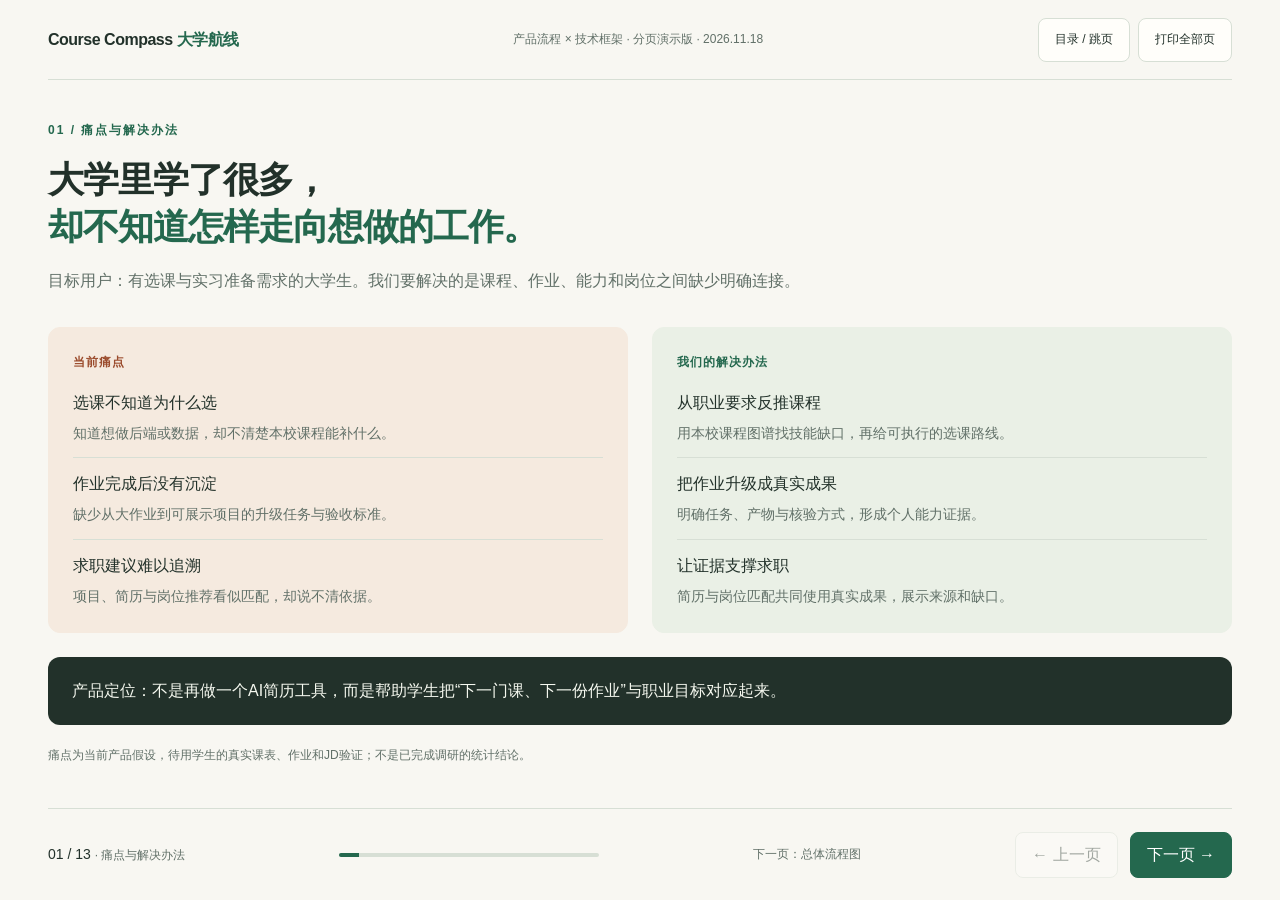
<file: index.html>
<!doctype html>
<html lang="zh-CN"><head><meta charset="utf-8"><meta name="viewport" content="width=device-width,initial-scale=1"><title>大学航线｜产品流程与技术框架</title><style>
:root{--bg:#f8f7f2;--paper:#fffefa;--ink:#22312a;--muted:#617068;--line:#d7dfd5;--accent:#24684e;--soft:#eaf0e6;--warm:#f5eadf;--orange:#9b4c2d}*{box-sizing:border-box}html{scroll-behavior:smooth}body{margin:0;background:var(--bg);color:var(--ink);font:16px/1.75 'Manrope','Microsoft YaHei',sans-serif}button,select{font:inherit}button,a,select{touch-action:manipulation}button,select{cursor:pointer}button:focus-visible,a:focus-visible,select:focus-visible{outline:3px solid var(--accent);outline-offset:4px}button{background:var(--paper);color:var(--ink);border:1px solid var(--line);border-radius:8px;padding:8px 16px;min-height:44px}button:hover{background:var(--soft)}button:disabled{cursor:default;opacity:.4}a{color:var(--accent);text-underline-offset:4px}.shell{max-width:1280px;margin:auto;padding:0 48px}.top{height:80px;display:flex;justify-content:space-between;align-items:center;gap:24px;border-bottom:1px solid var(--line)}.brand{font-size:16px;font-weight:600;letter-spacing:-.5px}.brand span{color:var(--accent)}.top-meta{font-size:12px;color:var(--muted)}.top-actions{display:flex;gap:8px}.top-actions button{font-size:12px}.page{padding:40px 0 32px;min-height:calc(100svh - 172px)}.page[hidden]{display:none}.kicker{font-size:12px;letter-spacing:2px;color:var(--accent);font-weight:600;margin-bottom:16px}h1,h2{font-size:36px;line-height:1.3;font-weight:600;letter-spacing:-1px;margin:0 0 16px}h1 span{color:var(--accent)}.subtitle{font-size:16px;color:var(--muted);max-width:920px;margin:0 0 32px}h3{font-size:20px;font-weight:600;line-height:1.5;margin:0 0 12px}p{margin:0 0 12px}p:last-child{margin-bottom:0}.pill{font-size:12px;display:inline-block;background:var(--soft);padding:4px 12px;border-radius:6px}.two{display:grid;grid-template-columns:1fr 1fr;gap:24px}.panel{padding:24px;border:1px solid var(--line);background:var(--paper);border-radius:12px;min-width:0}.panel.accent{background:var(--soft);border-color:var(--soft)}.panel.warm{background:var(--warm);border-color:var(--warm)}.label{font-size:12px;color:var(--accent);font-weight:600;letter-spacing:1px;margin-bottom:16px}.warm .label{color:var(--orange)}.points{list-style:none;padding:0;margin:0}.points li{padding:12px 0;border-bottom:1px solid var(--line);font-size:14px}.points li:last-child{border-bottom:0;padding-bottom:0}.points li:first-child{padding-top:0}.points strong{font-size:16px;font-weight:500;display:block;margin-bottom:4px}.points span{color:var(--muted)}.statement{margin-top:24px;padding:20px 24px;background:var(--ink);color:#f5f8ef;border-radius:12px;font-size:16px}.small{font-size:12px;color:var(--muted)}.footnote{font-size:12px;color:var(--muted);margin-top:20px}.four{display:grid;grid-template-columns:1fr 1fr;gap:20px}.card{padding:24px;background:var(--paper);border:1px solid var(--line);border-radius:12px;min-width:0}.card .label{margin-bottom:12px}.card p{font-size:14px}.card ul{padding-left:20px;font-size:14px;margin:0}.card li{margin:6px 0}.boundary{padding:16px 20px;margin-top:20px;border-radius:8px;background:var(--warm);font-size:12px;color:#754d36}.handoff{display:flex;align-items:center;gap:12px;margin-top:24px;padding:16px 20px;background:var(--soft);border-radius:8px;font-size:14px;flex-wrap:wrap}.handoff span{font-size:12px;color:var(--muted)}.handoff b{font-weight:500}.handoff i{font-style:normal;color:var(--accent)}.nav{display:flex;align-items:center;gap:24px;justify-content:space-between;min-height:92px;border-top:1px solid var(--line)}.nav-group{display:flex;align-items:center;gap:12px}.primary{background:var(--accent);border-color:var(--accent);color:white}.primary:hover{background:#194d39}.counter{font-size:14px;white-space:nowrap}.counter span{color:var(--muted);font-size:12px}.progress{flex:1;height:4px;border-radius:4px;background:var(--line);max-width:260px;overflow:hidden}.progress span{display:block;height:100%;background:var(--accent);transform-origin:left;transition:transform .3s cubic-bezier(.22,1,.36,1)}.next-label{font-size:12px;color:var(--muted);max-width:240px}.foundation{display:grid;grid-template-columns:1fr auto 1fr;gap:16px;align-items:center;padding:16px 20px;border-radius:8px;background:var(--soft);font-size:14px;margin-bottom:20px}.foundation b{font-weight:600}.foundation small{display:block;font-size:12px;color:var(--muted)}.flow-stage{font-size:12px;color:var(--muted);margin:12px 0}.flow-row{display:grid;grid-template-columns:repeat(4,minmax(0,1fr));gap:24px}.flow-node{position:relative;text-align:left;padding:16px;background:var(--paper);border:1px solid var(--line);border-radius:8px;min-height:116px}.flow-node .number{font-size:12px;color:var(--accent);display:block;margin-bottom:8px}.flow-node strong{display:block;font-size:16px;font-weight:600}.flow-node small{font-size:12px;color:var(--muted);display:block;margin-top:4px}.flow-node:not(:last-child):after{content:'→';position:absolute;right:-21px;top:40px;color:var(--accent)}.flow-join{padding:12px;font-size:12px;color:var(--accent);text-align:center}.flow-feedback{padding:16px 20px;border:1px solid var(--line);border-radius:8px;font-size:12px;margin-top:20px;color:var(--muted)}.flow-feedback strong{color:var(--accent)}.mini-chain{display:flex;align-items:center;gap:8px;flex-wrap:wrap;font-size:14px;margin:16px 0}.mini-chain b{font-weight:500;padding:8px 12px;border-radius:6px;background:var(--soft)}.mini-chain i{font-style:normal;color:var(--accent)}.summary-grid{display:grid;grid-template-columns:repeat(3,1fr);gap:20px}.summary-card{padding:24px;border-radius:12px;background:var(--paper);border:1px solid var(--line)}.summary-card .num{font-size:30px;line-height:1;color:var(--accent);margin-bottom:16px}.summary-card p{font-size:14px}.references{display:flex;flex-wrap:wrap;gap:8px 16px;font-size:12px;margin-top:20px}.references a{color:var(--muted)}dialog{border:1px solid var(--line);border-radius:16px;padding:32px;background:var(--bg);color:var(--ink);width:min(720px,calc(100% - 32px));max-height:85svh;overflow:auto}dialog::backdrop{background:#172b2377;backdrop-filter:blur(6px)}.dialog-top{display:flex;justify-content:space-between;align-items:center;margin-bottom:24px}.dialog-top h2{font-size:24px;margin:0}.toc-grid{display:grid;grid-template-columns:1fr 1fr;gap:8px}.toc-grid button{text-align:left;font-size:12px;padding:12px}.toc-grid button.active{background:var(--soft);border-color:var(--accent)}.skip{position:fixed;z-index:10;left:12px;top:12px;transform:translateY(-200%);background:var(--paper);padding:12px}.skip:focus{transform:none}.noscript{padding:24px;background:var(--warm)}.page-heading:focus{outline:none}
@media(min-width:1500px){.page{padding-top:56px}.four{gap:24px}.card{padding:28px}}
@media(max-width:900px){.shell{padding:0 24px}.top-meta{display:none}.flow-row{gap:16px}.flow-node:not(:last-child):after{right:-15px}.next-label{display:none}.progress{max-width:180px}}
@media(max-width:620px){.shell{padding:0 16px}.top{height:72px;gap:12px}.brand{font-size:14px}.top-actions button{padding:8px 12px}.top-actions button:last-child{display:none}.page{padding:28px 0 24px;min-height:calc(100svh - 164px)}h1,h2{font-size:30px;letter-spacing:-.5px}.subtitle{font-size:14px;margin-bottom:24px}.two,.four,.summary-grid{grid-template-columns:1fr;gap:16px}.card,.panel,.summary-card{padding:20px}.label{margin-bottom:12px}.nav{gap:12px;min-height:92px}.nav-group{gap:8px}.nav button{padding:8px 12px;font-size:14px}.counter{font-size:12px}.counter span{display:none}.progress{display:none}.foundation{grid-template-columns:1fr;gap:8px}.foundation>span{text-align:center;transform:rotate(90deg)}.flow-row{grid-template-columns:1fr 1fr;gap:12px}.flow-node{min-height:120px;padding:12px}.flow-node:after{display:none}.flow-node strong{font-size:14px}.flow-node small{font-size:12px}.statement{padding:16px 20px;font-size:14px}.handoff{gap:8px;padding:16px}.toc-grid{grid-template-columns:1fr}dialog{padding:24px}}
@media(prefers-reduced-motion:reduce){html{scroll-behavior:auto}.progress span{transition:none}}
@media print{body{background:white;font-size:10pt}.shell{padding:0;max-width:none}.top,.nav,.skip,dialog{display:none!important}.page,.page[hidden]{display:block!important;min-height:0;break-after:page;padding:0}.page:last-child{break-after:auto}.page h1,.page h2{font-size:24pt}.subtitle{font-size:11pt}.two,.four{grid-template-columns:1fr 1fr;gap:12pt}.card,.panel{padding:14pt;break-inside:avoid}.card p,.card li,.points li{font-size:10pt}.statement{color:#111;background:#eee}.flow-row{grid-template-columns:repeat(4,1fr)}.flow-node:after{display:none}.summary-grid{grid-template-columns:repeat(3,1fr)}.boundary,.handoff{font-size:9pt}.footnote{font-size:8pt}.references{font-size:8pt}a{color:#222}.page:not(:first-child){padding-top:12pt}}
.parallel-group{grid-column:span 2;border:1px dashed var(--line);border-radius:8px;padding:8px 12px}.parallel-group>span{font-size:12px;color:var(--accent)}.parallel-group>div{display:grid;grid-template-columns:1fr 1fr;gap:12px;margin-top:8px}.parallel-group .flow-node{min-height:84px;padding:12px}.parallel-group .flow-node:after{display:none}@media(max-width:620px){.parallel-group{grid-column:span 2}}
</style></head><body><a class="skip" href="#content">跳到当前页正文</a><div class="shell"><header class="top"><div class="brand">Course Compass <span>大学航线</span></div><div class="top-meta">产品流程 × 技术框架 · 分页演示版 · 2026.11.18</div><div class="top-actions"><button id="toc-open">目录 / 跳页</button><button id="print">打印全部页</button></div></header><main id="content"></main><footer class="nav"><div class="counter" id="counter" role="status" aria-live="polite"></div><div class="progress" aria-hidden="true"><span id="progress"></span></div><div class="next-label" id="next-label"></div><div class="nav-group"><button id="prev">← 上一页</button><button class="primary" id="next">下一页 →</button></div></footer></div><dialog id="toc" aria-labelledby="toc-title"><div class="dialog-top"><h2 id="toc-title">按逻辑逐页展开</h2><button id="toc-close" aria-label="关闭目录">关闭</button></div><div id="toc-items" class="toc-grid"></div></dialog><noscript><div class="noscript">请启用JavaScript查看分页内容。主线为：痛点与办法 → 总体流程 → 数据底座 → 八步拆解 → Agent扩展 → 总结。</div></noscript><script>
'use strict';
const steps=[
{n:'01',title:'建立个人档案',headline:'先知道学生的起点，才能谈个性化。',intro:'回答“我在哪所学校、学到哪里、有哪些成果、还能投入多少时间”。本页只建立事实，不急着推荐职业。',implement:['收集学校、专业、入学年级与培养方案版本。','确认已修/通过课程、个人作业与项目、每周时间。','允许先试用演示档案；未知信息留空并提示补充。'],tech:['React + TypeScript：表单、上传、确认页。','FastAPI + Pydantic：字段与格式校验。','PostgreSQL：用户档案、修读状态、个人成果索引。'],data:['用户填写基本信息；有权使用的课表/成绩信息可导入。','课程名称映射到本校课程号，导入结果由用户核对。','个人资料按用户隔离，不加入公共课程图。'],output:['输出：个人起点档案，包括已修记录与证据索引。','交给下一步：辅助选择目标方向，避免从零猜用户。','已有项目的用户，后续可直接进入成果核验与岗位匹配。'],input:'学校与年级 / 已修课程 / 已有成果',out:'个人起点档案',next:'确认目标方向',boundary:'已修过一门课不等于已证明掌握所有相关技能；课程记录和成果证据必须分开。',example:'例：大二、编程基础已通过、数据库尚未学、每周能投入8小时。先保存这些事实。'},
{n:'02',title:'确认目标方向',headline:'有目标就拆要求，没目标就先探索。',intro:'让学生自己确认要探索或准备的职业方向；系统提供可比较的选项，不用一次AI判断替用户做人生决定。',implement:['有目标：选择前端/后端/数据等方向，或粘贴目标JD。','没目标：结合兴趣、课程与成果给2–3个候选方向。','展示各方向要求与差异，由用户确认一个当前目标。'],tech:['角色模板库 + 关键词/技能规则：生成方向候选。','大模型结构化抽取：从JD提取技能、资格、时间要求。','FastAPI目标接口：保存已确认方向与所用岗位快照。'],data:['平台预先准备经核验的方向模板，注明不是具体在招岗位。','实际JD来自用户粘贴或授权来源，保留链接与观察时间。','用户补充兴趣、城市和可实习时间；没有来源的要求标未知。'],output:['输出：已确认目标 + 目标技能要求清单。','保留：来自通用模板还是某条真实JD。','交给缺口分析：明确“需要具备什么”，而不是直接生成课程。'],input:'个人档案 + 兴趣 / 目标JD',out:'确认目标与技能要求',next:'分析技能缺口',boundary:'方向模板用于探索，不冒充某家公司的招聘信息；方向可以随兴趣和成果变化重新选择。',example:'例：选择后端开发，目标JD要求SQL与API；系统保留对应原文条款。'},
{n:'03',title:'分析技能缺口',headline:'先找“差在哪里”，再决定“补什么课”。',intro:'把岗位要求与个人起点放到同一技能标准下，区分未学习、学过未证明、已有证据。',implement:['对齐目标技能与已修课程、已提交产物。','逐项标记：尚未学习 / 学过待验证 / 已有证据。','给每个缺口找出相关课程与作业路径，说明依据。'],tech:['课程—技能—岗位图检索：查找关联路径。','技能别名标准化 + 规则匹配：避免同名/近义词混乱。','大模型仅生成有来源解释，不直接认定学生已熟练。'],data:['读取已审核课程图、目标技能表与本人学习/成果记录。','关系携带原文位置、审核状态、培养方案版本。','能力证据附产物版本和检查范围；未知熟练度不填数字。'],output:['输出：分类型的技能缺口表，以及可追溯关系。','未学过 → 交给课程推荐；学过未证明 → 引导补成果。','已有证据 → 可用于当前岗位匹配，不必重复上课。'],input:'目标要求 + 个人起点 + 共享图谱',out:'技能缺口与依据',next:'生成课程与学习路线',boundary:'选择了课程只意味着计划学习，不能因此提升“当前已有能力”或声称已满足岗位要求。',example:'例：缺SQL且未学数据库 → 建议补课；数据库已通过却无产物 → 先核验作业，不重复推荐。'},
{n:'04',title:'推荐课程与展示路径',headline:'推荐必须本学期能执行，而不只是看起来相关。',intro:'先校验学校与课表规则，再推荐课程；知识图谱同时解释“前面要学什么、这门课通向哪里”。',implement:['从缺口反推本校课程、作业与建议学习顺序。','检查先修、必修、开课学期、学分和时间冲突。','展示个人路径图；允许换课并查看替代方案与剩余缺口。'],tech:['关系遍历 / 拓扑排序：检查先修与学习顺序。','规则 + 小规模搜索；复杂组合可用OR-Tools CP-SAT。','Cytoscape.js：展示局部子图，与课程清单双向联动。'],data:['必须有培养方案、开课实例、先修表达式与课表。','每周工作量由合理估计或用户调整，不等同于总学时。','先修、AND/OR、并修分别表达；缺课表时只给待确认草案。'],output:['输出：可行课程清单 + 顺序 + 推荐/暂缓原因。','个人图展示现有图谱的子集，不现场创造课程关系。','确认课程后，按实际作业继续规划项目。'],input:'缺口表 + 课程图 + 选课约束',out:'可行学习计划与路径图',next:'把课程作业变成项目任务',boundary:'无解时说明冲突和可放宽的偏好；不能静默跳过硬先修或毕业必修。最终选课仍以学校系统为准。',example:'例：数据库与统计冲突；针对后端目标给出先数据库的路线，并说明统计课如何延后。'},
{n:'05',title:'从课程作业规划项目',headline:'让一次已经要做的作业，成为有价值的项目起点。',intro:'推荐增量任务，而不是随机生成一个高级项目名。每项任务都对应技能缺口、可提交产物与验收标准。',implement:['读取当前课程的实际作业要求，识别已有基础。','对照目标技能，推荐少量可以完成的升级任务。','拆分里程碑：做什么、交什么、怎样判断完成。'],tech:['作业—技能图检索 + 人工项目模板库。','大模型按模板提出个性化任务，规则校验时间与先修。','项目计划表：保存任务、依赖、产物与rubric版本。'],data:['课程作业原文、目标技能缺口、用户可用时间。','平台准备3–5个可执行升级模板，附测试或复现标准。','团队作业要明确个人负责部分，遵守学校AI使用规定。'],output:['输出：项目任务清单 + 里程碑 + 产物要求。','此时仍是计划，不是已完成项目或能力证明。','用户实际完成后提交材料，进入下一步核验。'],input:'实际作业 + 目标缺口 + 时间',out:'可执行项目升级计划',next:'提交并核验真实成果',boundary:'只建议符合规定的个人拓展与反馈，不擅自改变课程提交要求，不代写禁止代写的作业。',example:'例：数据库大作业 → 增加查询API → 补输入校验与测试 → 写清复现README。'},
{n:'06',title:'核验成果与更新能力',headline:'把“计划做过”与“真正做出来”分开。',intro:'这是学习路线进入求职推荐前的关键节点。系统检查材料能支持什么结论，并记录个人贡献与验证范围。',implement:['收集代码、报告、演示、测试和个人贡献说明。','按rubric检查已完成项、未完成项与证据支持度。','建立成果→技能的个人证据关系；已有项目可直接进入。'],tech:['对象存储：私密文件与报告；PostgreSQL：产物版本和证据关联。','规则检查 + 外部CI结果 + 必要人工复核。','证据ID与版本管理：简历及岗位匹配引用同一事实。'],data:['用户有权提供的本人产物、仓库版本与运行记录。','团队贡献单独确认，学校成绩单不作为技能满分凭据。','模型辅助整理材料；未经验证的结论保持自述或待核验。'],output:['输出：个人成果档案 + 支持的技能 + 证据范围。','同时交给简历模块和岗位模块，不强制先写简历。','新成果回流缺口分析，更新学习路线和当前匹配。'],input:'本人产物 + 任务验收标准',out:'可追溯成果与技能证据',next:'简历表达 / 岗位匹配并行使用',boundary:'文件hash固定版本但不证明作者；自动测试不等于学校认证。首版不在API进程执行任意用户代码。',example:'例：代码与测试可支持“实现查询接口和校验”；不能据此写高并发、十万用户或未知提升比例。'},
{n:'07',title:'生成有依据的简历建议',headline:'把真实成果写清楚，不替学生制造经历。',intro:'按目标岗位挑选相关成果，再建议项目背景、个人模块、实现方法和可验证结果的表述方式。',implement:['选择与JD相关的已完成成果，突出本人贡献。','生成可编辑项目草稿，逐句关联证据或待补字段。','核验技术、数字与完成状态，用户确认后再导出。'],tech:['证据检索 + 大模型受限生成。','claim → evidence映射 + 事实规则校验。','编辑器与导出模板；PDF/DOCX可按首版范围逐步增加。'],data:['本人已核验产物、目标JD、用户确认的个人贡献。','数字必须来自真实指标记录，不让模型补“漂亮数据”。','证据更新/删除时把关联草稿标为过期，要求复查。'],output:['输出：针对岗位的简历项目草稿与待补内容。','每条事实能展开查看材料出处，不支持的内容不通过。','供用户准备投递材料；岗位匹配不依赖先导出简历。'],input:'成果证据 + 目标JD',out:'带证据的简历草稿',next:'用户审核后用于具体投递',boundary:'未完成项目不能写成完成；没有依据的业绩数字删除或待补。简历不是系统认定能力的唯一输入。',example:'例：“为课程项目实现查询接口与输入校验，补充异常输入测试；复现说明见仓库。”'},
{n:'08',title:'匹配实习与记录投递反馈',headline:'匹配当前能证明的能力，同时告诉用户下一步补什么。',intro:'已有成果的用户可以直接到这里。当前候选与未来目标分开展示，用户到原站确认岗位并实际投递。',implement:['先检查毕业窗口、城市、到岗时间、实习天数与硬技能。','展示匹配原因、未满足项、来源日期和原岗位链接。','用户手动记投递/面试状态；新成果或目标变化后重新匹配。'],tech:['岗位适配器 + 资格规则 + 加权技能覆盖。','关键词/技能召回优先，可选Embedding辅助查相近表述。','原站深链 + 投递状态表；不做无授权自动群发。'],data:['当期JD快照、观察时间、状态与来源许可。','个人技能证据与可实习时间；计划中的技能不计已具备。','字段缺失显示unknown，过期样本标stale，不宣称实时在招。'],output:['输出：当前候选 / 未来目标 / 待确认资格三类岗位。','用户查看原站，确认材料后投递并记录进展。','面试反馈与新成果回到缺口分析，形成长期规划闭环。'],input:'当期岗位 + 本人证据 + 时间条件',out:'岗位候选与行动反馈',next:'反馈 / 新成果 → 回到缺口分析',boundary:'技能覆盖分不是录用概率；一次拒绝不等于某项能力差。BOSS接入需先取得正式许可，首版不保存其账号Cookie。',example:'例：SQL/API已有证据且时间符合 → 候选后端实习；缺某强制框架要求 → 放未来目标并给补齐路线。'}
];
const slides=[];
slides.push({title:'痛点与解决办法',type:'intro'});
slides.push({title:'总体流程图',type:'flow'});
slides.push({title:'实现前提：数据与图谱底座',type:'foundation'});
steps.forEach(function(s){slides.push({title:s.n+' · '+s.title,type:'step',data:s})});
slides.push({title:'可选扩展：Agent与系统架构',type:'agent'});
slides.push({title:'总结：首版做成什么',type:'summary'});
function bullets(items){return '<ul>'+items.map(function(x){return '<li>'+x+'</li>'}).join('')+'</ul>'}
function stepContent(s){return '<div class="kicker">步骤 '+s.n+' / 实现拆解</div><h2>'+s.headline+'</h2><p class="subtitle">'+s.intro+'</p><div class="four"><div class="card"><div class="label">01 / 需要实现什么</div>'+bullets(s.implement)+'</div><div class="card"><div class="label">02 / 使用什么技术</div>'+bullets(s.tech)+'</div><div class="card"><div class="label">03 / 数据如何准备</div>'+bullets(s.data)+'</div><div class="card"><div class="label">04 / 输出与下一步</div>'+bullets(s.output)+'</div></div><div class="handoff"><span>输入</span><b>'+s.input+'</b><i>→</i><span>本步输出</span><b>'+s.out+'</b></div><div class="boundary"><b>必须守住的边界：</b>'+s.boundary+'</div><p class="footnote">'+s.example+'（合成示例）</p>'}
function intro(){return '<div class="kicker">01 / 痛点与解决办法</div><h1>大学里学了很多，<br><span>却不知道怎样走向想做的工作。</span></h1><p class="subtitle">目标用户：有选课与实习准备需求的大学生。我们要解决的是课程、作业、能力和岗位之间缺少明确连接。</p><div class="two"><div class="panel warm"><div class="label">当前痛点</div><ul class="points"><li><strong>选课不知道为什么选</strong><span>知道想做后端或数据，却不清楚本校课程能补什么。</span></li><li><strong>作业完成后没有沉淀</strong><span>缺少从大作业到可展示项目的升级任务与验收标准。</span></li><li><strong>求职建议难以追溯</strong><span>项目、简历与岗位推荐看似匹配，却说不清依据。</span></li></ul></div><div class="panel accent"><div class="label">我们的解决办法</div><ul class="points"><li><strong>从职业要求反推课程</strong><span>用本校课程图谱找技能缺口，再给可执行的选课路线。</span></li><li><strong>把作业升级成真实成果</strong><span>明确任务、产物与核验方式，形成个人能力证据。</span></li><li><strong>让证据支撑求职</strong><span>简历与岗位匹配共同使用真实成果，展示来源和缺口。</span></li></ul></div></div><div class="statement">产品定位：不是再做一个AI简历工具，而是帮助学生把“下一门课、下一份作业”与职业目标对应起来。</div><p class="footnote">痛点为当前产品假设，待用学生的真实课表、作业和JD验证；不是已完成调研的统计结论。</p>'}
function flowNode(s,index){return '<button class="flow-node" data-jump="'+(index+3)+'"><span class="number">'+s.n+'</span><strong>'+s.title+'</strong><small>点击查看本步分析</small></button>'}
function flow(){return '<div class="kicker">02 / 总体流程图</div><h2>先形成学习路线，再用真实成果连接就业。</h2><p class="subtitle">目标明确就选方向；目标不明确，先探索后确认。以下八步共用课程图谱与岗位资料，已有项目可跳到第06步。</p><div class="foundation"><div><b>数据底座：课程资料 + 岗位要求</b><small>预先形成课程—技能—作业—岗位图谱</small></div><span>→</span><div><b>为整个流程提供依据</b><small>不是用户选完课后才临时猜关系</small></div></div><div class="flow-stage">阶段一 / 确定目标与学习路线：01 → 02 → 03 → 04</div><div class="flow-row">'+steps.slice(0,4).map(flowNode).join('')+'</div><div class="flow-join">↓ 课程计划交给项目任务；已有成果可直接进入06</div><div class="flow-stage">阶段二 / 从学习沉淀成果：05 → 06 → 07、08</div><div class="flow-row">'+flowNode(steps[4],4)+flowNode(steps[5],5)+'<div class="parallel-group"><span>06之后，证据分两路使用</span><div>'+flowNode(steps[6],6)+flowNode(steps[7],7)+'</div></div>'+'</div><div class="flow-feedback"><strong>重要分流：</strong>06成果核验后，证据同时提供给07简历和08岗位匹配，不必等简历完成才查岗位。<br><strong>反馈闭环：</strong>08中的新成果、时间或目标变化 → 回到03技能缺口 → 调整04课程与05项目计划。</div><p class="footnote">图中前后关系表示主要成长流程，不是使用门槛；用户已有能力时可以直接匹配当前实习。</p>'}
function foundation(){return '<div class="kicker">03 / 进入八步之前：平台先准备数据</div><h2>没有可信课程与岗位资料，推荐就只能靠猜。</h2><p class="subtitle">先从一校一专业开始，把公共课程关系与学生私人成果分开管理。用户进入后，生成的是个人路线，不是重新发明课程关系。</p><div class="four"><div class="card"><div class="label">课程资料</div><ul><li>培养方案、课程大纲、先修、开课学期、课表与作业要求。</li><li>用户或学校提供有权使用的材料；CSV/PDF/DOCX解析，扫描件OCR。</li><li>模型抽候选，人工确认课程号、先修及原文位置。</li></ul></div><div class="card"><div class="label">岗位资料</div><ul><li>用户粘贴JD、授权导出与允许使用的企业官方来源。</li><li>抽技能、资格、地点和实习时间，保存原文与观察日期。</li><li>BOSS通用官方搜索API尚未核实，不能作为首版前置依赖。</li></ul></div><div class="card"><div class="label">课程知识图谱</div><ul><li>节点：课程 / 技能 / 作业 / 职业与岗位。</li><li>关系：先修 / 教授 / 练习 / 岗位要求，不能混用。</li><li>MVP用PostgreSQL关系表与递归查询；图查询层可换Neo4j。</li></ul></div><div class="card"><div class="label">审核与版本</div><ul><li>统一技能别名，避免Java与JavaScript错误合并。</li><li>关系附来源与版本；先修不明就待核实，不让模型补事实。</li><li>个人成绩、项目与简历按owner隔离，不混进共享图谱。</li></ul></div></div><div class="mini-chain"><b>数据库原理</b><i>教授 →</i><b>SQL</b><i>被要求于 →</i><b>后端岗位</b><i>同时关联</i><b>数据库作业</b></div><div class="boundary">上图仅为关系示意。公开可读不等于允许无限采集或转载；招聘平台接口获得正式文档与授权后再接入。</div>'}
function agent(){return '<div class="kicker">12 / 可选扩展：核心流程跑通后再加</div><h2>Agent负责调用已有模块，不另造一套推荐逻辑。</h2><p class="subtitle">基础系统先独立工作。后续聊天入口把自然语言问题，转成对图谱、规划器、证据库和岗位模块的受限调用。</p><div class="two"><div class="panel"><div class="label">一个有价值的问答流程</div><h3>“数据库和统计课冲突，怎么办？”</h3><div class="mini-chain"><b>读取目标与课表</b><i>→</i><b>调用选课规划</b><i>→</i><b>解释两条路线</b></div><p class="small">RAG + 工具调用；需要暂停确认与恢复时可用LangGraph。保存修改前展示差异并确认；不能自动改计划或投递。</p></div><div class="panel accent"><div class="label">系统模块如何协同</div><ul class="points"><li><strong>React / TypeScript前端</strong><span>档案、图谱、计划、成果、简历与岗位界面。</span></li><li><strong>FastAPI业务服务</strong><span>统一鉴权；规则算约束，模型做抽取与解释。</span></li><li><strong>PostgreSQL + 对象存储</strong><span>保存关系、版本、个人材料与来源；Worker处理长任务。</span></li></ul></div></div><div class="statement">正式参赛入口用Qoder Sites发布，并保留真实Qoder开发过程；账号动态能力、Python后端托管形态与额度要先实测。</div><p class="footnote">只读回答可直接返回；计划写入与外部操作必须明确确认。上传的JD和材料只是数据，不能改变系统权限。</p>'}
function summary(){return '<div class="kicker">13 / 总结与首版落地</div><h2>把一条路径做可信，再扩大覆盖范围。</h2><p class="subtitle">首版的成功标准：学生能解释“为什么选这门课、作业要补什么、成果能支持怎样的简历与岗位”。</p><div class="summary-grid"><div class="summary-card"><div class="num">01</div><h3>先做学习路线</h3><p>一校一专业约20门课，优先一个职业方向。跑通目标 → 缺口 → 可行课程与图谱解释。</p></div><div class="summary-card"><div class="num">02</div><h3>再做成果证据</h3><p>一个真实授权作业升级模板，明确任务与验收。用一份个人产物连接简历和JD。</p></div><div class="summary-card"><div class="num">03</div><h3>最后扩展入口</h3><p>先用用户JD与许可样本。Agent、多平台接口和跨校适配放第二阶段，不让爬虫阻断演示。</p></div></div><div class="statement">一条可验证的闭环：目标岗位要求 → 本校课程 → 实际作业 → 个人成果 → 有依据的求职材料与行动。</div><div class="boundary"><b>开工前确认：</b>学校/专业/年级、可用课程和作业、第一条职业方向、团队人数与Qoder账号。找3–5名学生带课表、作业、JD验证卡点。</div><div class="references"><a href="https://fastapi.tiangolo.com/" target="_blank" rel="noopener noreferrer">FastAPI</a><a href="https://js.cytoscape.org/" target="_blank" rel="noopener noreferrer">Cytoscape.js</a><a href="https://www.postgresql.org/docs/current/queries-with.html" target="_blank" rel="noopener noreferrer">PostgreSQL递归查询</a><a href="https://developers.google.com/optimization/cp/cp_solver" target="_blank" rel="noopener noreferrer">OR-Tools</a><a href="https://docs.langchain.com/oss/python/langgraph/interrupts" target="_blank" rel="noopener noreferrer">LangGraph</a><a href="https://docs.qoder.cn/qoder/sites" target="_blank" rel="noopener noreferrer">Qoder Sites</a></div><p class="footnote">技术选型为方案建议，未声称已实现产品或接通招聘平台。官方资料于2026.11.17–18检索。离线可读；示例为合成场景；没有修改或发布现有Afterwinter网页。</p>'}
document.getElementById('content').innerHTML=slides.map(function(s,i){let body=s.type==='intro'?intro():s.type==='flow'?flow():s.type==='foundation'?foundation():s.type==='step'?stepContent(s.data):s.type==='agent'?agent():summary();return '<section class="page" id="page-'+(i+1)+'" aria-label="第'+(i+1)+'页：'+s.title+'" '+(i?'hidden':'')+'>'+body+'</section>'}).join('');
document.getElementById('toc-items').innerHTML=slides.map(function(s,i){return '<button data-jump="'+i+'">'+String(i+1).padStart(2,'0')+' / '+s.title+'</button>'}).join('');
let current=0;
function go(index,updateHash=true){current=Math.max(0,Math.min(slides.length-1,index));document.querySelectorAll('.page').forEach(function(p,i){p.hidden=i!==current});document.getElementById('counter').innerHTML=String(current+1).padStart(2,'0')+' / '+slides.length+' <span>· '+slides[current].title+'</span>';document.getElementById('progress').style.transform='scaleX('+((current+1)/slides.length)+')';document.getElementById('prev').disabled=current===0;document.getElementById('next').disabled=current===slides.length-1;document.getElementById('next-label').textContent=current<slides.length-1?'下一页：'+slides[current+1].title:'已到总结页';document.querySelectorAll('#toc-items button').forEach(function(b,i){b.classList.toggle('active',i===current)});if(document.getElementById('toc').open)document.getElementById('toc').close();if(updateHash)history.replaceState(null,'','#page-'+(current+1));window.scrollTo({top:0,behavior:'instant'});const h=document.querySelector('#page-'+(current+1)+' h1,#page-'+(current+1)+' h2');if(h){h.tabIndex=-1;h.classList.add('page-heading');h.focus({preventScroll:true})}}
document.getElementById('prev').onclick=function(){go(current-1)};document.getElementById('next').onclick=function(){go(current+1)};
document.querySelectorAll('[data-jump]').forEach(function(b){b.onclick=function(){go(Number(b.dataset.jump))}});
document.getElementById('toc-open').onclick=function(){document.getElementById('toc').showModal()};document.getElementById('toc-close').onclick=function(){document.getElementById('toc').close()};
document.getElementById('print').onclick=function(){window.print()};
document.addEventListener('keydown',function(e){if(document.getElementById('toc').open||e.altKey||e.ctrlKey||e.metaKey||/INPUT|SELECT|TEXTAREA/.test(e.target.tagName))return;if(e.key==='ArrowRight'){e.preventDefault();go(current+1)}if(e.key==='ArrowLeft'){e.preventDefault();go(current-1)}});
function readHash(){const m=location.hash.match(/^#page-(\d+)$/);go(m?Number(m[1])-1:0,false)}
window.addEventListener('hashchange',readHash);readHash();
</script></body></html>
</file>
